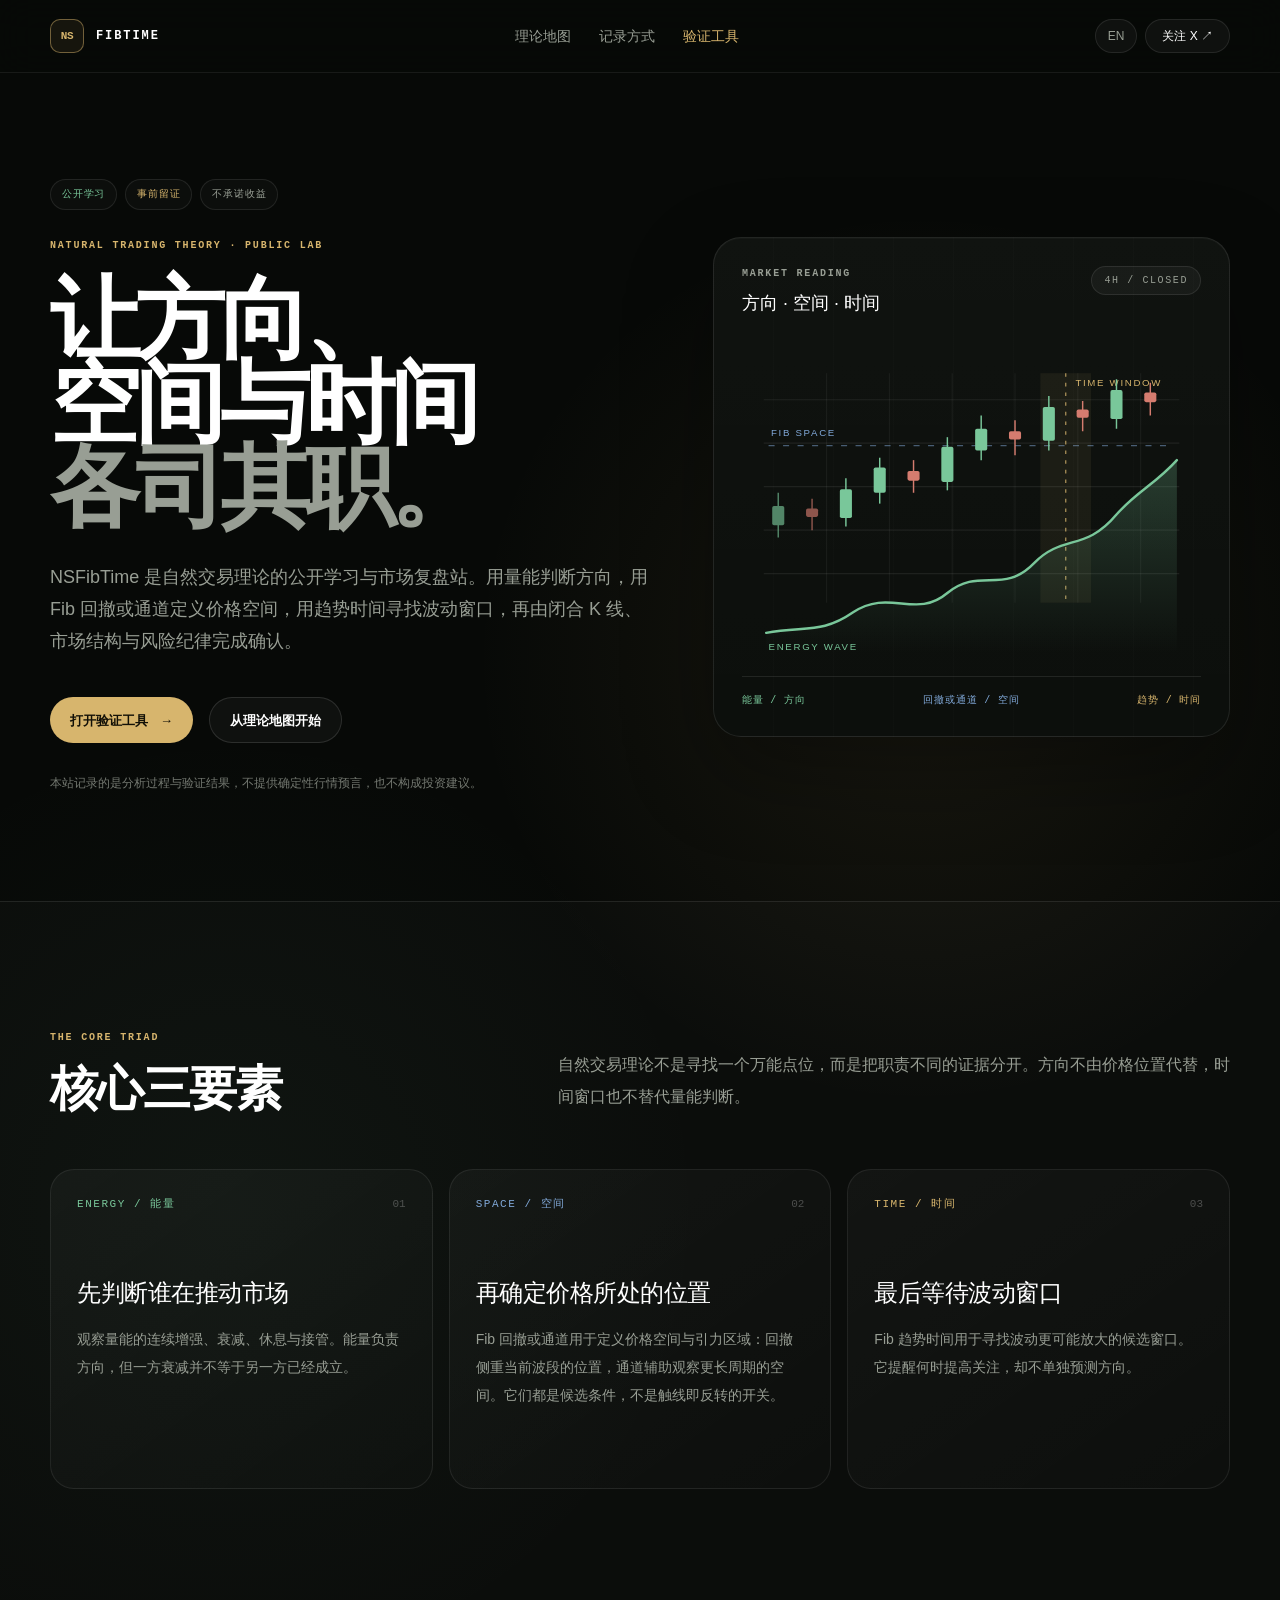
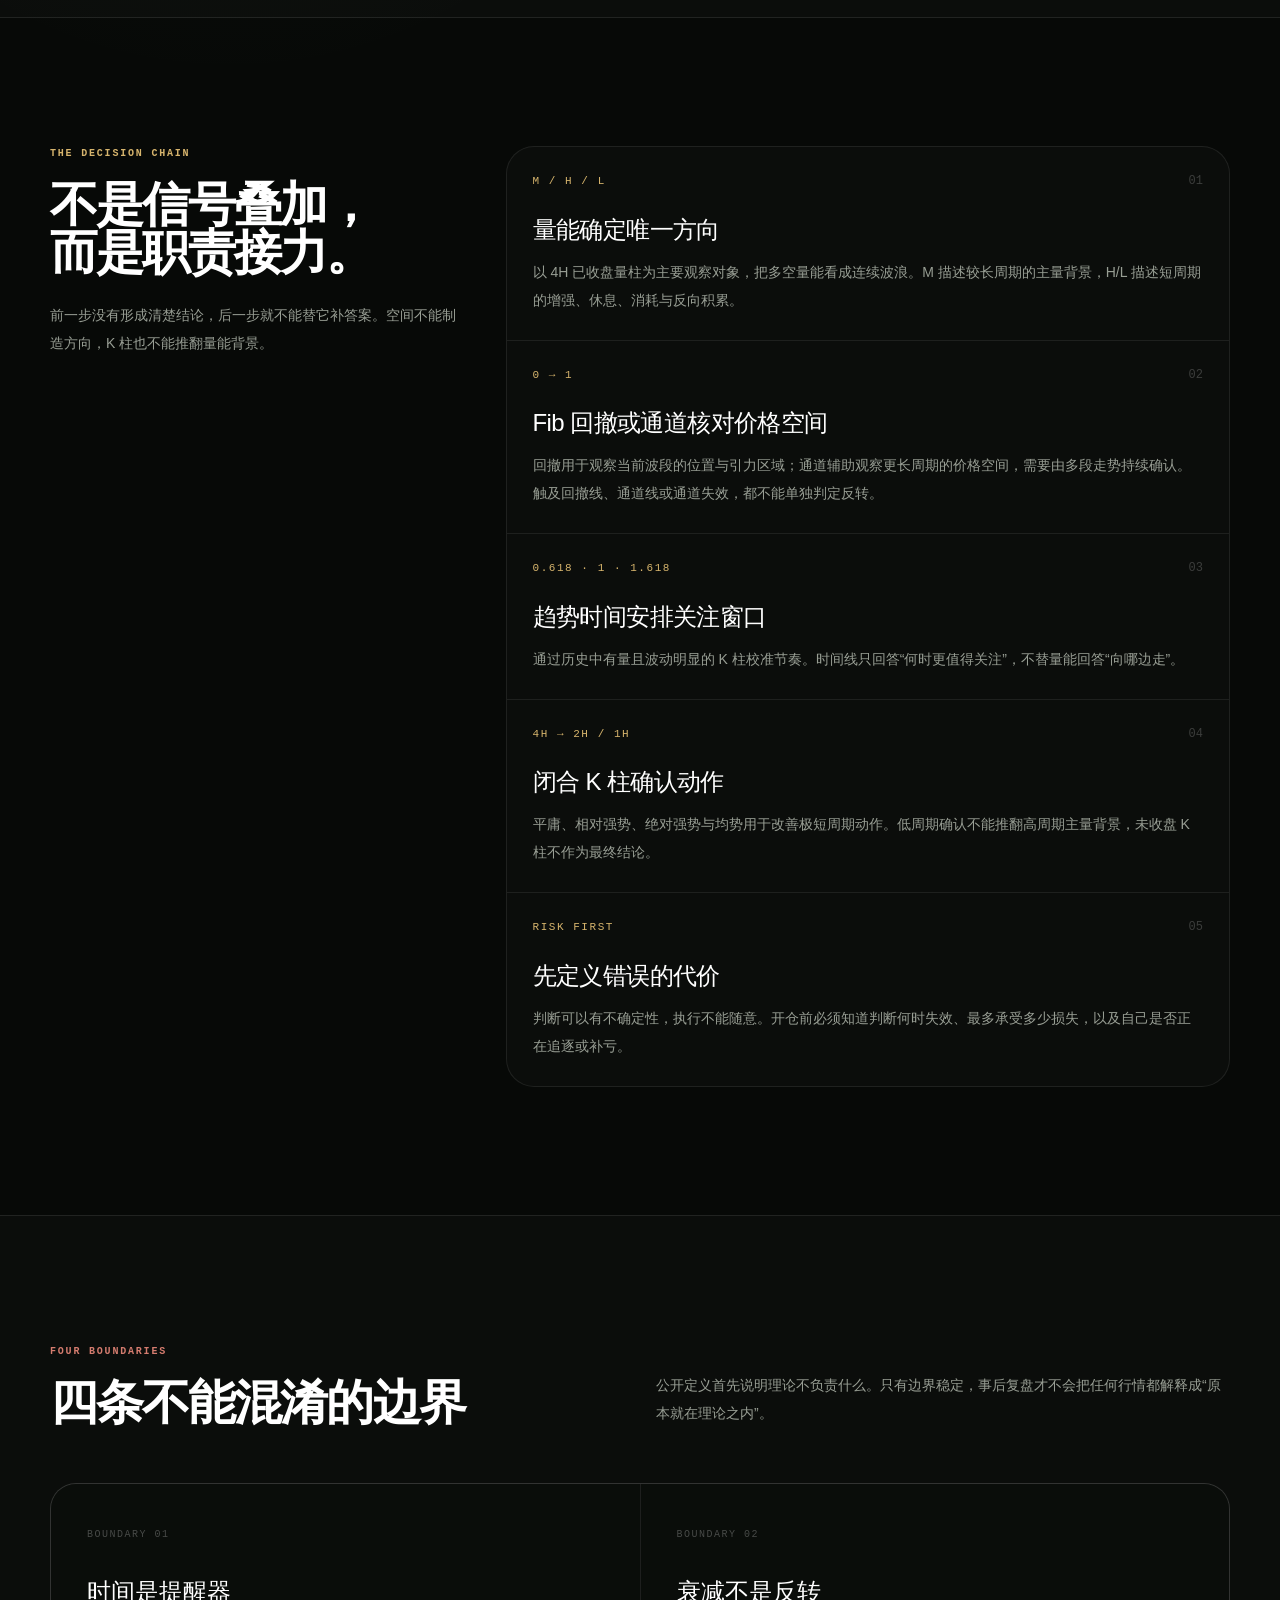
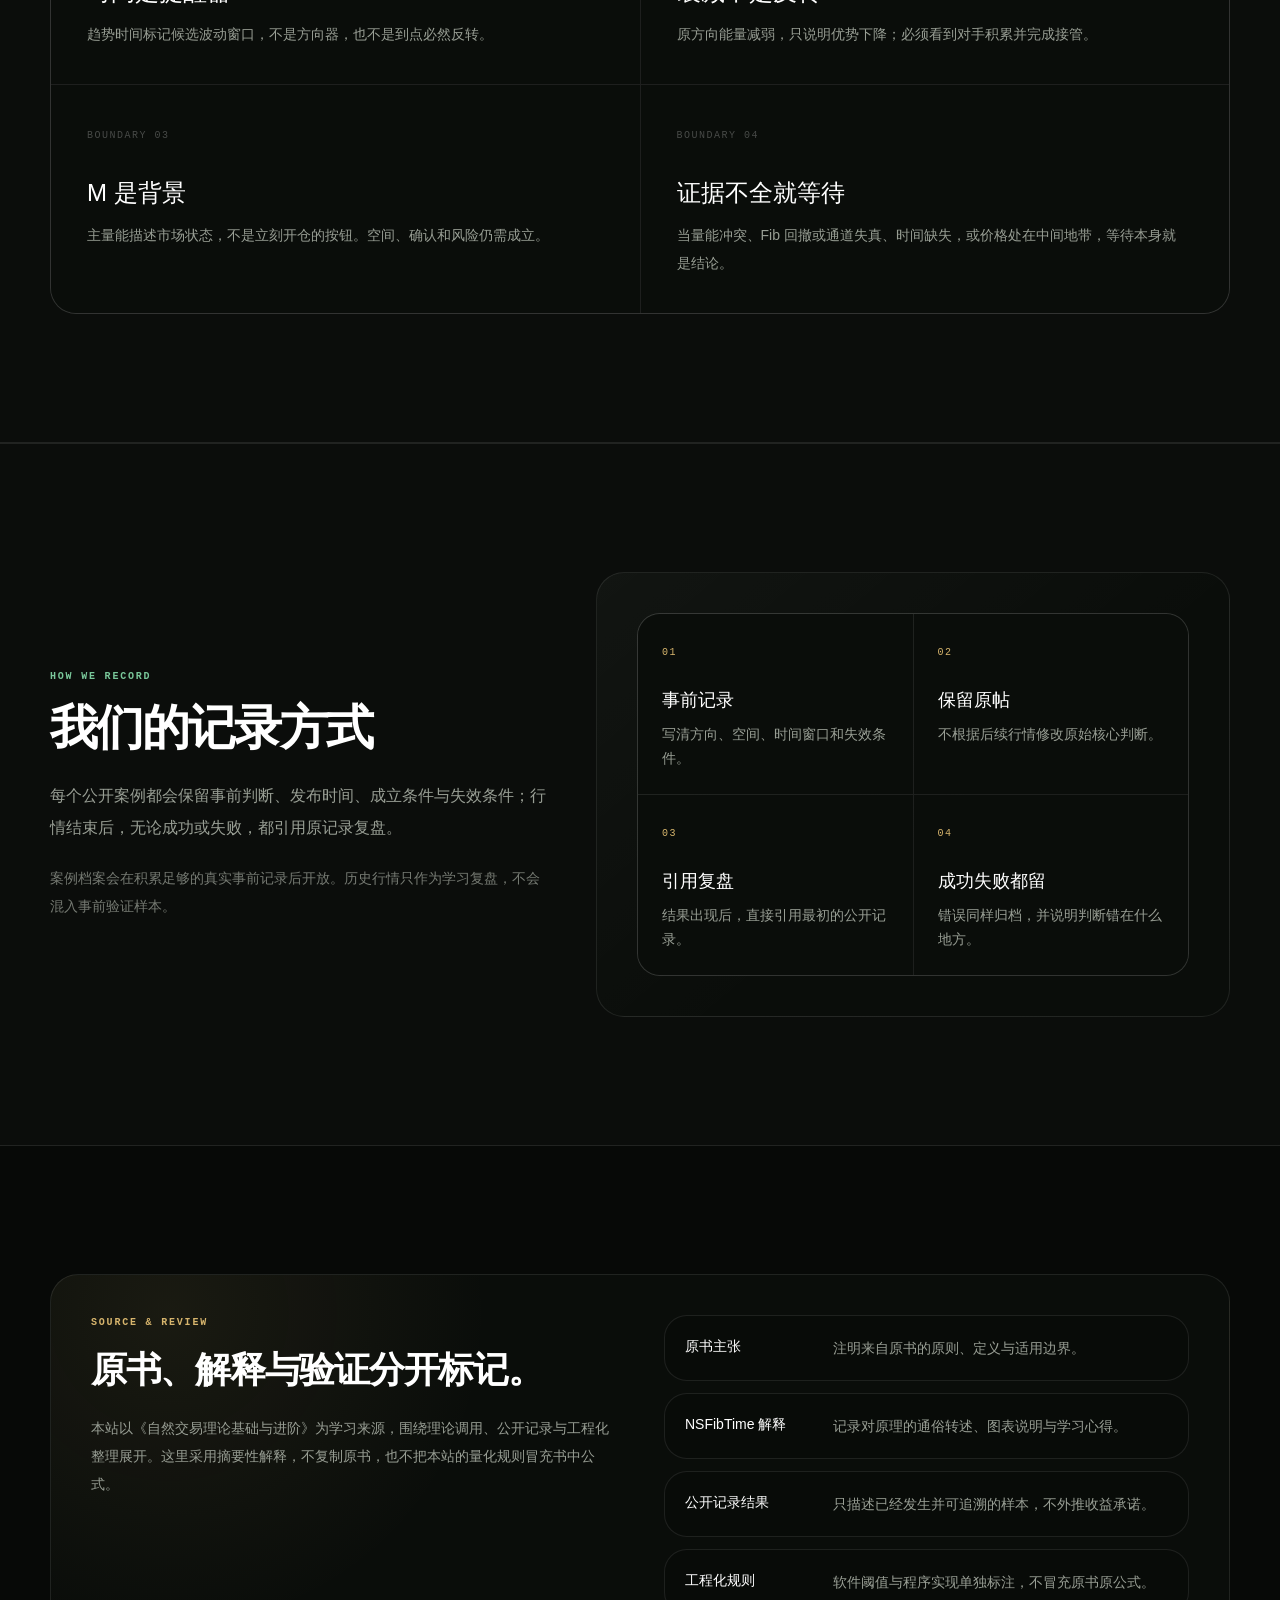
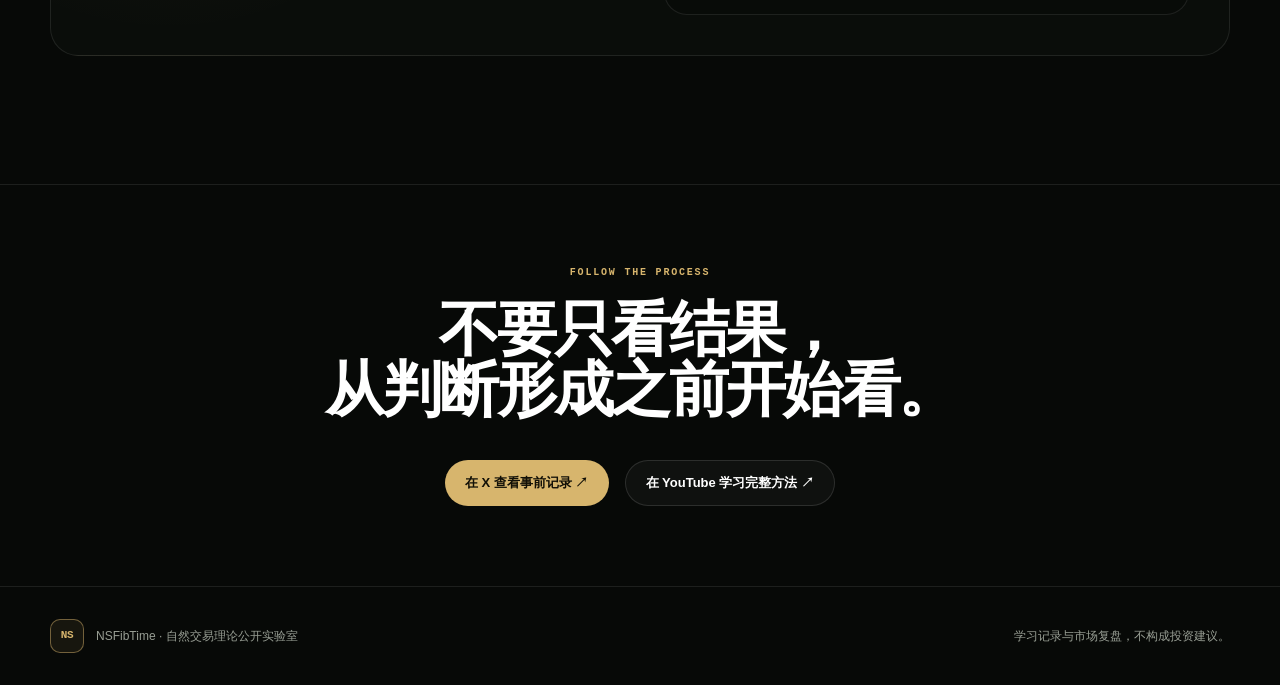
<file: index.html>
<!DOCTYPE html><html lang="zh-CN"><head><meta charSet="utf-8"/><meta name="viewport" content="width=device-width, initial-scale=1"/><link rel="stylesheet" href="/styles.css"/><title>NSFibTime｜自然交易理论公开实验室</title><meta name="description" content="用量能判断方向，用 Fib 回撤或通道定义价格空间，用趋势时间寻找波动窗口。公开记录有效与失效。"/><meta name="keywords" content="自然交易理论,Fib趋势时间,斐波那契回撤,斐波那契通道,量能,BTC,交易复盘"/><meta property="og:title" content="NSFibTime｜自然交易理论公开实验室"/><meta property="og:description" content="让方向、空间与时间各司其职。公开记录每一次有效与失效。"/><meta property="og:url" content="https://nsfibtime.github.io"/><meta property="og:site_name" content="NSFibTime"/><meta property="og:type" content="website"/><meta property="og:locale" content="zh_CN"/><meta property="og:image" content="https://nsfibtime.github.io/og.png"/><meta property="og:image:width" content="1200"/><meta property="og:image:height" content="630"/><meta property="og:image:alt" content="NSFibTime｜让方向、空间与时间各司其职"/><meta name="twitter:card" content="summary_large_image"/><meta name="twitter:title" content="NSFibTime｜自然交易理论公开实验室"/><meta name="twitter:description" content="让方向、空间与时间各司其职。公开记录每一次有效与失效。"/><meta name="twitter:image" content="https://nsfibtime.github.io/og.png"/><link rel="icon" href="/favicon.svg"/><link rel="canonical" href="https://nsfibtime.github.io"/><link rel="alternate" hrefLang="zh-CN" href="https://nsfibtime.github.io"/><link rel="alternate" hrefLang="en" href="https://nsfibtime.github.io/en"/>
<style>:root{--font-geist-sans:Inter,-apple-system,BlinkMacSystemFont,"Segoe UI",sans-serif;--font-geist-mono:"SFMono-Regular",Consolas,"Liberation Mono",monospace}</style><meta name="generator" content="GitHub Pages"/></head><body class="__variable_geist_19ysh9d __variable_geist_mono_1001rt9 antialiased"><main><header class="site-header"><div class="shell flex h-[72px] items-center justify-between gap-5"><a href="#top" class="flex items-center gap-3" aria-label="NSFibTime 首页"><span class="brand-mark">NS</span><span class="font-mono text-xs font-semibold tracking-[0.16em] text-white">FIBTIME</span></a><nav aria-label="主要导航" class="hidden items-center gap-7 text-sm text-[var(--muted-foreground)] md:flex"><a class="nav-link" href="#theory">理论地图</a><a class="nav-link" href="#verification">记录方式</a><a href="/lab" class="nav-link text-[var(--time)]">验证工具</a></nav><div class="flex items-center gap-2"><a href="/en" class="rounded-full border border-white/12 bg-white/[0.04] px-3 py-2 text-xs font-medium text-[var(--muted-foreground)] transition hover:border-[var(--time)]/50 hover:text-white" lang="en" hrefLang="en">EN</a><a class="rounded-full border border-white/12 bg-white/[0.04] px-4 py-2 text-xs font-medium text-white transition hover:border-[var(--time)]/50 hover:bg-white/[0.08]" href="https://x.com/NSFibTime" target="_blank" rel="noreferrer">关注 X ↗</a></div></div></header><section id="top" class="shell grid min-h-[calc(100vh-72px)] items-center gap-14 py-20 lg:grid-cols-[1.08fr_0.92fr] lg:py-24"><div class="max-w-3xl"><div class="mb-7 flex flex-wrap gap-2"><span class="status-pill border-[var(--energy)]/25 text-[var(--energy)]">公开学习</span><span class="status-pill border-[var(--time)]/25 text-[var(--time)]">事前留证</span><span class="status-pill border-white/10 text-[var(--muted-foreground)]">不承诺收益</span></div><p class="eyebrow text-[var(--time)]">NATURAL TRADING THEORY · PUBLIC LAB</p><h1 class="mt-6 text-balance text-[clamp(3rem,7vw,6.9rem)] font-semibold leading-[0.94] tracking-[-0.055em] text-white">让方向、空间与时间<span class="block text-[var(--muted-foreground)]">各司其职。</span></h1><p class="mt-8 max-w-2xl text-pretty text-base leading-8 text-[var(--muted-foreground)] sm:text-lg">NSFibTime 是自然交易理论的公开学习与市场复盘站。用量能判断方向，用 Fib 回撤或通道定义价格空间，用趋势时间寻找波动窗口，再由闭合 K 线、市场结构与风险纪律完成确认。</p><div class="mt-10 flex flex-wrap items-center gap-4"><a href="/lab" class="primary-cta">打开验证工具 <span aria-hidden="true">→</span></a><a class="secondary-cta" href="#theory">从理论地图开始</a></div><p class="mt-7 max-w-xl text-xs leading-6 text-[var(--muted-foreground)]/75">本站记录的是分析过程与验证结果，不提供确定性行情预言，也不构成投资建议。</p></div><figure class="signal-panel relative min-h-[430px] overflow-hidden rounded-[28px] border border-white/10 p-5 sm:p-7" aria-labelledby="signal-caption-zh"><div class="mb-8 flex items-start justify-between gap-4"><div><p class="eyebrow text-[var(--muted-foreground)]">MARKET READING</p><figcaption id="signal-caption-zh" class="mt-2 text-lg font-medium text-white">方向 · 空间 · 时间</figcaption></div><span class="rounded-full border border-white/10 bg-white/[0.04] px-3 py-1.5 font-mono text-[10px] tracking-[0.16em] text-[var(--muted-foreground)]">4H / CLOSED</span></div><svg viewBox="0 0 380 260" class="h-auto w-full"><title>量能、斐波那契价格空间和趋势时间各自提供不同证据</title><defs><linearGradient id="area-zh" x1="0" y1="0" x2="0" y2="1"><stop offset="0%" stop-color="var(--energy)" stop-opacity="0.24"></stop><stop offset="100%" stop-color="var(--energy)" stop-opacity="0"></stop></linearGradient></defs><line x1="18" y1="42" x2="362" y2="42" stroke="white" stroke-opacity="0.07"></line><line x1="18" y1="78" x2="362" y2="78" stroke="white" stroke-opacity="0.07"></line><line x1="18" y1="114" x2="362" y2="114" stroke="white" stroke-opacity="0.07"></line><line x1="18" y1="150" x2="362" y2="150" stroke="white" stroke-opacity="0.07"></line><line x1="18" y1="186" x2="362" y2="186" stroke="white" stroke-opacity="0.07"></line><line x1="70" y1="20" x2="70" y2="210" stroke="white" stroke-opacity="0.05"></line><line x1="122" y1="20" x2="122" y2="210" stroke="white" stroke-opacity="0.05"></line><line x1="174" y1="20" x2="174" y2="210" stroke="white" stroke-opacity="0.05"></line><line x1="226" y1="20" x2="226" y2="210" stroke="white" stroke-opacity="0.05"></line><line x1="278" y1="20" x2="278" y2="210" stroke="white" stroke-opacity="0.05"></line><line x1="330" y1="20" x2="330" y2="210" stroke="white" stroke-opacity="0.05"></line><line x1="22" y1="80" x2="358" y2="80" stroke="var(--space)" stroke-opacity="0.5" stroke-dasharray="5 7"></line><text x="24" y="72" fill="var(--space)" font-size="8" letter-spacing="1.4">FIB SPACE</text><rect x="247" y="20" width="42" height="190" fill="var(--time)" opacity="0.07"></rect><line x1="268" y1="20" x2="268" y2="210" stroke="var(--time)" stroke-opacity="0.8" stroke-dasharray="3 5"></line><text x="276" y="31" fill="var(--time)" font-size="8" letter-spacing="1.4">TIME WINDOW</text><g opacity="0.64"><line x1="30" y1="119" x2="30" y2="156" stroke="var(--energy)" stroke-width="1.2"></line><rect x="25" y="130" width="10" height="16" rx="1.5" fill="var(--energy)"></rect></g><g opacity="0.64"><line x1="58" y1="124" x2="58" y2="150" stroke="var(--risk)" stroke-width="1.2"></line><rect x="53" y="132" width="10" height="7" rx="1.5" fill="var(--risk)"></rect></g><g opacity="1"><line x1="86" y1="107" x2="86" y2="147" stroke="var(--energy)" stroke-width="1.2"></line><rect x="81" y="116" width="10" height="24" rx="1.5" fill="var(--energy)"></rect></g><g opacity="1"><line x1="114" y1="90" x2="114" y2="128" stroke="var(--energy)" stroke-width="1.2"></line><rect x="109" y="98" width="10" height="21" rx="1.5" fill="var(--energy)"></rect></g><g opacity="1"><line x1="142" y1="92" x2="142" y2="119" stroke="var(--risk)" stroke-width="1.2"></line><rect x="137" y="101" width="10" height="8" rx="1.5" fill="var(--risk)"></rect></g><g opacity="1"><line x1="170" y1="73" x2="170" y2="117" stroke="var(--energy)" stroke-width="1.2"></line><rect x="165" y="81" width="10" height="29" rx="1.5" fill="var(--energy)"></rect></g><g opacity="1"><line x1="198" y1="55" x2="198" y2="92" stroke="var(--energy)" stroke-width="1.2"></line><rect x="193" y="66" width="10" height="18" rx="1.5" fill="var(--energy)"></rect></g><g opacity="1"><line x1="226" y1="59" x2="226" y2="88" stroke="var(--risk)" stroke-width="1.2"></line><rect x="221" y="68" width="10" height="7" rx="1.5" fill="var(--risk)"></rect></g><g opacity="1"><line x1="254" y1="39" x2="254" y2="84" stroke="var(--energy)" stroke-width="1.2"></line><rect x="249" y="48" width="10" height="28" rx="1.5" fill="var(--energy)"></rect></g><g opacity="1"><line x1="282" y1="43" x2="282" y2="68" stroke="var(--risk)" stroke-width="1.2"></line><rect x="277" y="50" width="10" height="7" rx="1.5" fill="var(--risk)"></rect></g><g opacity="1"><line x1="310" y1="25" x2="310" y2="66" stroke="var(--energy)" stroke-width="1.2"></line><rect x="305" y="34" width="10" height="24" rx="1.5" fill="var(--energy)"></rect></g><g opacity="1"><line x1="338" y1="28" x2="338" y2="55" stroke="var(--risk)" stroke-width="1.2"></line><rect x="333" y="36" width="10" height="8" rx="1.5" fill="var(--risk)"></rect></g><path d="M20 235 C52 229 66 236 92 218 C122 198 144 224 170 202 C197 180 216 204 242 177 C266 153 284 168 310 137 C328 117 342 112 360 92 L360 252 L20 252 Z" fill="url(#area-zh)"></path><path d="M20 235 C52 229 66 236 92 218 C122 198 144 224 170 202 C197 180 216 204 242 177 C266 153 284 168 310 137 C328 117 342 112 360 92" fill="none" stroke="var(--energy)" stroke-width="2" stroke-linecap="round"></path><text x="22" y="249" fill="var(--energy)" font-size="8" letter-spacing="1.4">ENERGY WAVE</text></svg><div class="mt-3 grid grid-cols-3 gap-2 border-t border-white/8 pt-4 font-mono text-[10px] tracking-[0.08em]"><span class="text-[var(--energy)]">能量 / 方向</span><span class="text-center text-[var(--space)]">回撤或通道 / 空间</span><span class="text-right text-[var(--time)]">趋势 / 时间</span></div></figure></section><section id="theory" class="border-y border-white/8 bg-white/[0.018] py-24 sm:py-32"><div class="shell"><div class="grid gap-8 lg:grid-cols-[0.8fr_1.2fr] lg:items-end"><div><p class="eyebrow text-[var(--time)]">THE CORE TRIAD</p><h2 class="mt-5 text-4xl font-semibold tracking-[-0.035em] text-white sm:text-5xl">核心三要素</h2></div><p class="max-w-2xl text-base leading-8 text-[var(--muted-foreground)] lg:justify-self-end">自然交易理论不是寻找一个万能点位，而是把职责不同的证据分开。方向不由价格位置代替，时间窗口也不替代量能判断。</p></div><div class="mt-14 grid gap-4 lg:grid-cols-3"><article class="theory-card"><div class="flex items-center justify-between"><span class="font-mono text-[11px] tracking-[0.14em] text-[var(--energy)]">ENERGY / 能量</span><span class="font-mono text-[11px] text-white/25">01</span></div><h3 class="mt-16 text-2xl font-medium tracking-[-0.02em] text-white">先判断谁在推动市场</h3><p class="mt-4 text-sm leading-7 text-[var(--muted-foreground)]">观察量能的连续增强、衰减、休息与接管。能量负责方向，但一方衰减并不等于另一方已经成立。</p></article><article class="theory-card"><div class="flex items-center justify-between"><span class="font-mono text-[11px] tracking-[0.14em] text-[var(--space)]">SPACE / 空间</span><span class="font-mono text-[11px] text-white/25">02</span></div><h3 class="mt-16 text-2xl font-medium tracking-[-0.02em] text-white">再确定价格所处的位置</h3><p class="mt-4 text-sm leading-7 text-[var(--muted-foreground)]">Fib 回撤或通道用于定义价格空间与引力区域：回撤侧重当前波段的位置，通道辅助观察更长周期的空间。它们都是候选条件，不是触线即反转的开关。</p></article><article class="theory-card"><div class="flex items-center justify-between"><span class="font-mono text-[11px] tracking-[0.14em] text-[var(--time)]">TIME / 时间</span><span class="font-mono text-[11px] text-white/25">03</span></div><h3 class="mt-16 text-2xl font-medium tracking-[-0.02em] text-white">最后等待波动窗口</h3><p class="mt-4 text-sm leading-7 text-[var(--muted-foreground)]">Fib 趋势时间用于寻找波动更可能放大的候选窗口。它提醒何时提高关注，却不单独预测方向。</p></article></div></div></section><section class="py-24 sm:py-32"><div class="shell"><div class="grid gap-12 lg:grid-cols-[0.72fr_1.28fr]"><div class="lg:sticky lg:top-28 lg:self-start"><p class="eyebrow text-[var(--time)]">THE DECISION CHAIN</p><h2 class="mt-5 max-w-sm text-4xl font-semibold tracking-[-0.04em] text-white sm:text-5xl">不是信号叠加，<br/>而是职责接力。</h2><p class="mt-6 max-w-md text-sm leading-7 text-[var(--muted-foreground)]">前一步没有形成清楚结论，后一步就不能替它补答案。空间不能制造方向，K 柱也不能推翻量能背景。</p></div><ol class="workflow-list"><li class="workflow-step"><div class="flex items-center justify-between gap-4"><span class="font-mono text-[11px] tracking-[0.14em] text-[var(--time)]">M / H / L</span><span class="font-mono text-xs text-white/20">0<!-- -->1</span></div><h3 class="mt-6 text-2xl font-medium tracking-[-0.025em] text-white">量能确定唯一方向</h3><p class="mt-3 max-w-2xl text-sm leading-7 text-[var(--muted-foreground)]">以 4H 已收盘量柱为主要观察对象，把多空量能看成连续波浪。M 描述较长周期的主量背景，H/L 描述短周期的增强、休息、消耗与反向积累。</p></li><li class="workflow-step"><div class="flex items-center justify-between gap-4"><span class="font-mono text-[11px] tracking-[0.14em] text-[var(--time)]">0 → 1</span><span class="font-mono text-xs text-white/20">0<!-- -->2</span></div><h3 class="mt-6 text-2xl font-medium tracking-[-0.025em] text-white">Fib 回撤或通道核对价格空间</h3><p class="mt-3 max-w-2xl text-sm leading-7 text-[var(--muted-foreground)]">回撤用于观察当前波段的位置与引力区域；通道辅助观察更长周期的价格空间，需要由多段走势持续确认。触及回撤线、通道线或通道失效，都不能单独判定反转。</p></li><li class="workflow-step"><div class="flex items-center justify-between gap-4"><span class="font-mono text-[11px] tracking-[0.14em] text-[var(--time)]">0.618 · 1 · 1.618</span><span class="font-mono text-xs text-white/20">0<!-- -->3</span></div><h3 class="mt-6 text-2xl font-medium tracking-[-0.025em] text-white">趋势时间安排关注窗口</h3><p class="mt-3 max-w-2xl text-sm leading-7 text-[var(--muted-foreground)]">通过历史中有量且波动明显的 K 柱校准节奏。时间线只回答“何时更值得关注”，不替量能回答“向哪边走”。</p></li><li class="workflow-step"><div class="flex items-center justify-between gap-4"><span class="font-mono text-[11px] tracking-[0.14em] text-[var(--time)]">4H → 2H / 1H</span><span class="font-mono text-xs text-white/20">0<!-- -->4</span></div><h3 class="mt-6 text-2xl font-medium tracking-[-0.025em] text-white">闭合 K 柱确认动作</h3><p class="mt-3 max-w-2xl text-sm leading-7 text-[var(--muted-foreground)]">平庸、相对强势、绝对强势与均势用于改善极短周期动作。低周期确认不能推翻高周期主量背景，未收盘 K 柱不作为最终结论。</p></li><li class="workflow-step"><div class="flex items-center justify-between gap-4"><span class="font-mono text-[11px] tracking-[0.14em] text-[var(--time)]">RISK FIRST</span><span class="font-mono text-xs text-white/20">0<!-- -->5</span></div><h3 class="mt-6 text-2xl font-medium tracking-[-0.025em] text-white">先定义错误的代价</h3><p class="mt-3 max-w-2xl text-sm leading-7 text-[var(--muted-foreground)]">判断可以有不确定性，执行不能随意。开仓前必须知道判断何时失效、最多承受多少损失，以及自己是否正在追逐或补亏。</p></li></ol></div></div></section><section class="border-y border-white/8 bg-white/[0.018] py-24 sm:py-32"><div class="shell"><div class="grid gap-8 lg:grid-cols-[1fr_1fr] lg:items-end"><div><p class="eyebrow text-[var(--risk)]">FOUR BOUNDARIES</p><h2 class="mt-5 text-4xl font-semibold tracking-[-0.04em] text-white sm:text-5xl">四条不能混淆的边界</h2></div><p class="max-w-xl text-sm leading-7 text-[var(--muted-foreground)] lg:justify-self-end">公开定义首先说明理论不负责什么。只有边界稳定，事后复盘才不会把任何行情都解释成“原本就在理论之内”。</p></div><div class="mt-14 grid gap-px overflow-hidden rounded-[26px] border border-white/8 bg-white/8 md:grid-cols-2"><article class="bg-[#0a0d0a] p-7 sm:p-9"><span class="font-mono text-[10px] tracking-[0.15em] text-white/25">BOUNDARY 0<!-- -->1</span><h3 class="mt-8 text-2xl font-medium text-white">时间是提醒器</h3><p class="mt-3 max-w-lg text-sm leading-7 text-[var(--muted-foreground)]">趋势时间标记候选波动窗口，不是方向器，也不是到点必然反转。</p></article><article class="bg-[#0a0d0a] p-7 sm:p-9"><span class="font-mono text-[10px] tracking-[0.15em] text-white/25">BOUNDARY 0<!-- -->2</span><h3 class="mt-8 text-2xl font-medium text-white">衰减不是反转</h3><p class="mt-3 max-w-lg text-sm leading-7 text-[var(--muted-foreground)]">原方向能量减弱，只说明优势下降；必须看到对手积累并完成接管。</p></article><article class="bg-[#0a0d0a] p-7 sm:p-9"><span class="font-mono text-[10px] tracking-[0.15em] text-white/25">BOUNDARY 0<!-- -->3</span><h3 class="mt-8 text-2xl font-medium text-white">M 是背景</h3><p class="mt-3 max-w-lg text-sm leading-7 text-[var(--muted-foreground)]">主量能描述市场状态，不是立刻开仓的按钮。空间、确认和风险仍需成立。</p></article><article class="bg-[#0a0d0a] p-7 sm:p-9"><span class="font-mono text-[10px] tracking-[0.15em] text-white/25">BOUNDARY 0<!-- -->4</span><h3 class="mt-8 text-2xl font-medium text-white">证据不全就等待</h3><p class="mt-3 max-w-lg text-sm leading-7 text-[var(--muted-foreground)]">当量能冲突、Fib 回撤或通道失真、时间缺失，或价格处在中间地带，等待本身就是结论。</p></article></div></div></section><section id="verification" class="scroll-mt-20 border-y border-white/8 bg-white/[0.018] py-24 sm:py-32"><div class="shell grid gap-12 lg:grid-cols-[0.88fr_1.12fr] lg:items-center"><div><p class="eyebrow text-[var(--energy)]">HOW WE RECORD</p><h2 class="mt-5 text-4xl font-semibold tracking-[-0.04em] text-white sm:text-5xl">我们的记录方式</h2><p class="mt-7 max-w-xl text-base leading-8 text-[var(--muted-foreground)]">每个公开案例都会保留事前判断、发布时间、成立条件与失效条件；行情结束后，无论成功或失败，都引用原记录复盘。</p><p class="mt-5 max-w-xl text-sm leading-7 text-[var(--muted-foreground)]/75">案例档案会在积累足够的真实事前记录后开放。历史行情只作为学习复盘，不会混入事前验证样本。</p></div><div class="protocol-panel"><div class="grid gap-px overflow-hidden rounded-2xl border border-white/8 bg-white/8 sm:grid-cols-2"><div class="bg-[#0a0d0a] p-6"><span class="font-mono text-[10px] tracking-[0.15em] text-[var(--time)]">01</span><h3 class="mt-6 text-lg font-medium text-white">事前记录</h3><p class="mt-2 text-sm leading-6 text-[var(--muted-foreground)]">写清方向、空间、时间窗口和失效条件。</p></div><div class="bg-[#0a0d0a] p-6"><span class="font-mono text-[10px] tracking-[0.15em] text-[var(--time)]">02</span><h3 class="mt-6 text-lg font-medium text-white">保留原帖</h3><p class="mt-2 text-sm leading-6 text-[var(--muted-foreground)]">不根据后续行情修改原始核心判断。</p></div><div class="bg-[#0a0d0a] p-6"><span class="font-mono text-[10px] tracking-[0.15em] text-[var(--time)]">03</span><h3 class="mt-6 text-lg font-medium text-white">引用复盘</h3><p class="mt-2 text-sm leading-6 text-[var(--muted-foreground)]">结果出现后，直接引用最初的公开记录。</p></div><div class="bg-[#0a0d0a] p-6"><span class="font-mono text-[10px] tracking-[0.15em] text-[var(--time)]">04</span><h3 class="mt-6 text-lg font-medium text-white">成功失败都留</h3><p class="mt-2 text-sm leading-6 text-[var(--muted-foreground)]">错误同样归档，并说明判断错在什么地方。</p></div></div></div></div></section><section class="py-24 sm:py-32"><div class="shell"><div class="source-card grid gap-12 lg:grid-cols-[1fr_1fr]"><div><p class="eyebrow text-[var(--time)]">SOURCE &amp; REVIEW</p><h2 class="mt-5 text-3xl font-semibold tracking-[-0.035em] text-white sm:text-4xl">原书、解释与验证分开标记。</h2><p class="mt-6 max-w-xl text-sm leading-7 text-[var(--muted-foreground)]">本站以《自然交易理论基础与进阶》为学习来源，围绕理论调用、公开记录与工程化整理展开。这里采用摘要性解释，不复制原书，也不把本站的量化规则冒充书中公式。</p></div><div class="grid gap-3"><div class="grid gap-2 rounded-2xl border border-white/8 bg-black/15 p-5 sm:grid-cols-[128px_1fr] sm:gap-5"><span class="text-sm font-medium text-white">原书主张</span><span class="text-sm leading-6 text-[var(--muted-foreground)]">注明来自原书的原则、定义与适用边界。</span></div><div class="grid gap-2 rounded-2xl border border-white/8 bg-black/15 p-5 sm:grid-cols-[128px_1fr] sm:gap-5"><span class="text-sm font-medium text-white">NSFibTime 解释</span><span class="text-sm leading-6 text-[var(--muted-foreground)]">记录对原理的通俗转述、图表说明与学习心得。</span></div><div class="grid gap-2 rounded-2xl border border-white/8 bg-black/15 p-5 sm:grid-cols-[128px_1fr] sm:gap-5"><span class="text-sm font-medium text-white">公开记录结果</span><span class="text-sm leading-6 text-[var(--muted-foreground)]">只描述已经发生并可追溯的样本，不外推收益承诺。</span></div><div class="grid gap-2 rounded-2xl border border-white/8 bg-black/15 p-5 sm:grid-cols-[128px_1fr] sm:gap-5"><span class="text-sm font-medium text-white">工程化规则</span><span class="text-sm leading-6 text-[var(--muted-foreground)]">软件阈值与程序实现单独标注，不冒充原书原公式。</span></div></div></div></div></section><section class="border-t border-white/8 py-20"><div class="shell text-center"><p class="eyebrow text-[var(--time)]">FOLLOW THE PROCESS</p><h2 class="mx-auto mt-5 max-w-3xl text-4xl font-semibold tracking-[-0.045em] text-white sm:text-6xl">不要只看结果，<br/>从判断形成之前开始看。</h2><div class="mt-10 flex flex-wrap justify-center gap-4"><a class="primary-cta" href="https://x.com/NSFibTime" target="_blank" rel="noreferrer">在 X 查看事前记录 ↗</a><a class="secondary-cta" href="https://www.youtube.com/@NSFibTime" target="_blank" rel="noreferrer">在 YouTube 学习完整方法 ↗</a></div></div></section><footer class="border-t border-white/8 py-8"><div class="shell flex flex-col gap-4 text-xs text-[var(--muted-foreground)] sm:flex-row sm:items-center sm:justify-between"><div class="flex items-center gap-3"><span class="brand-mark">NS</span><span>NSFibTime · 自然交易理论公开实验室</span></div><p>学习记录与市场复盘，不构成投资建议。</p></div></footer></main></body></html>
</file>
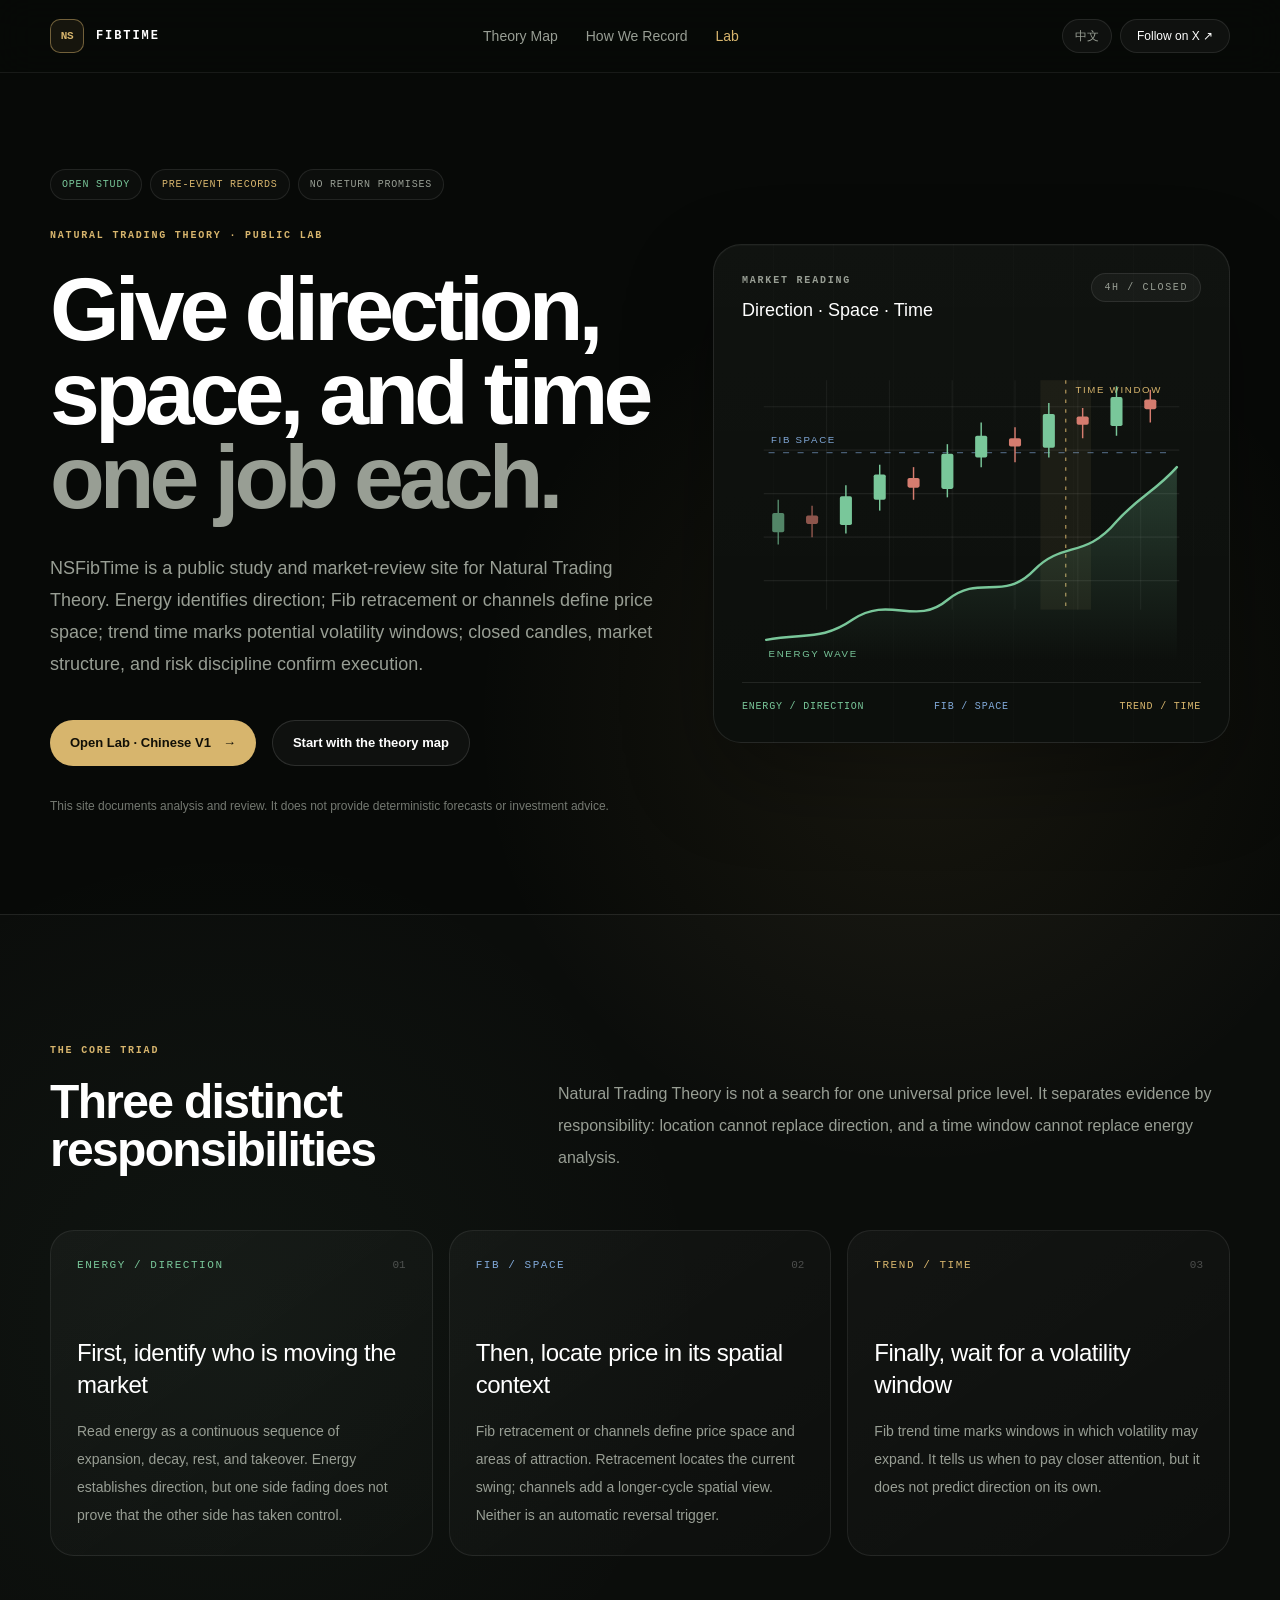
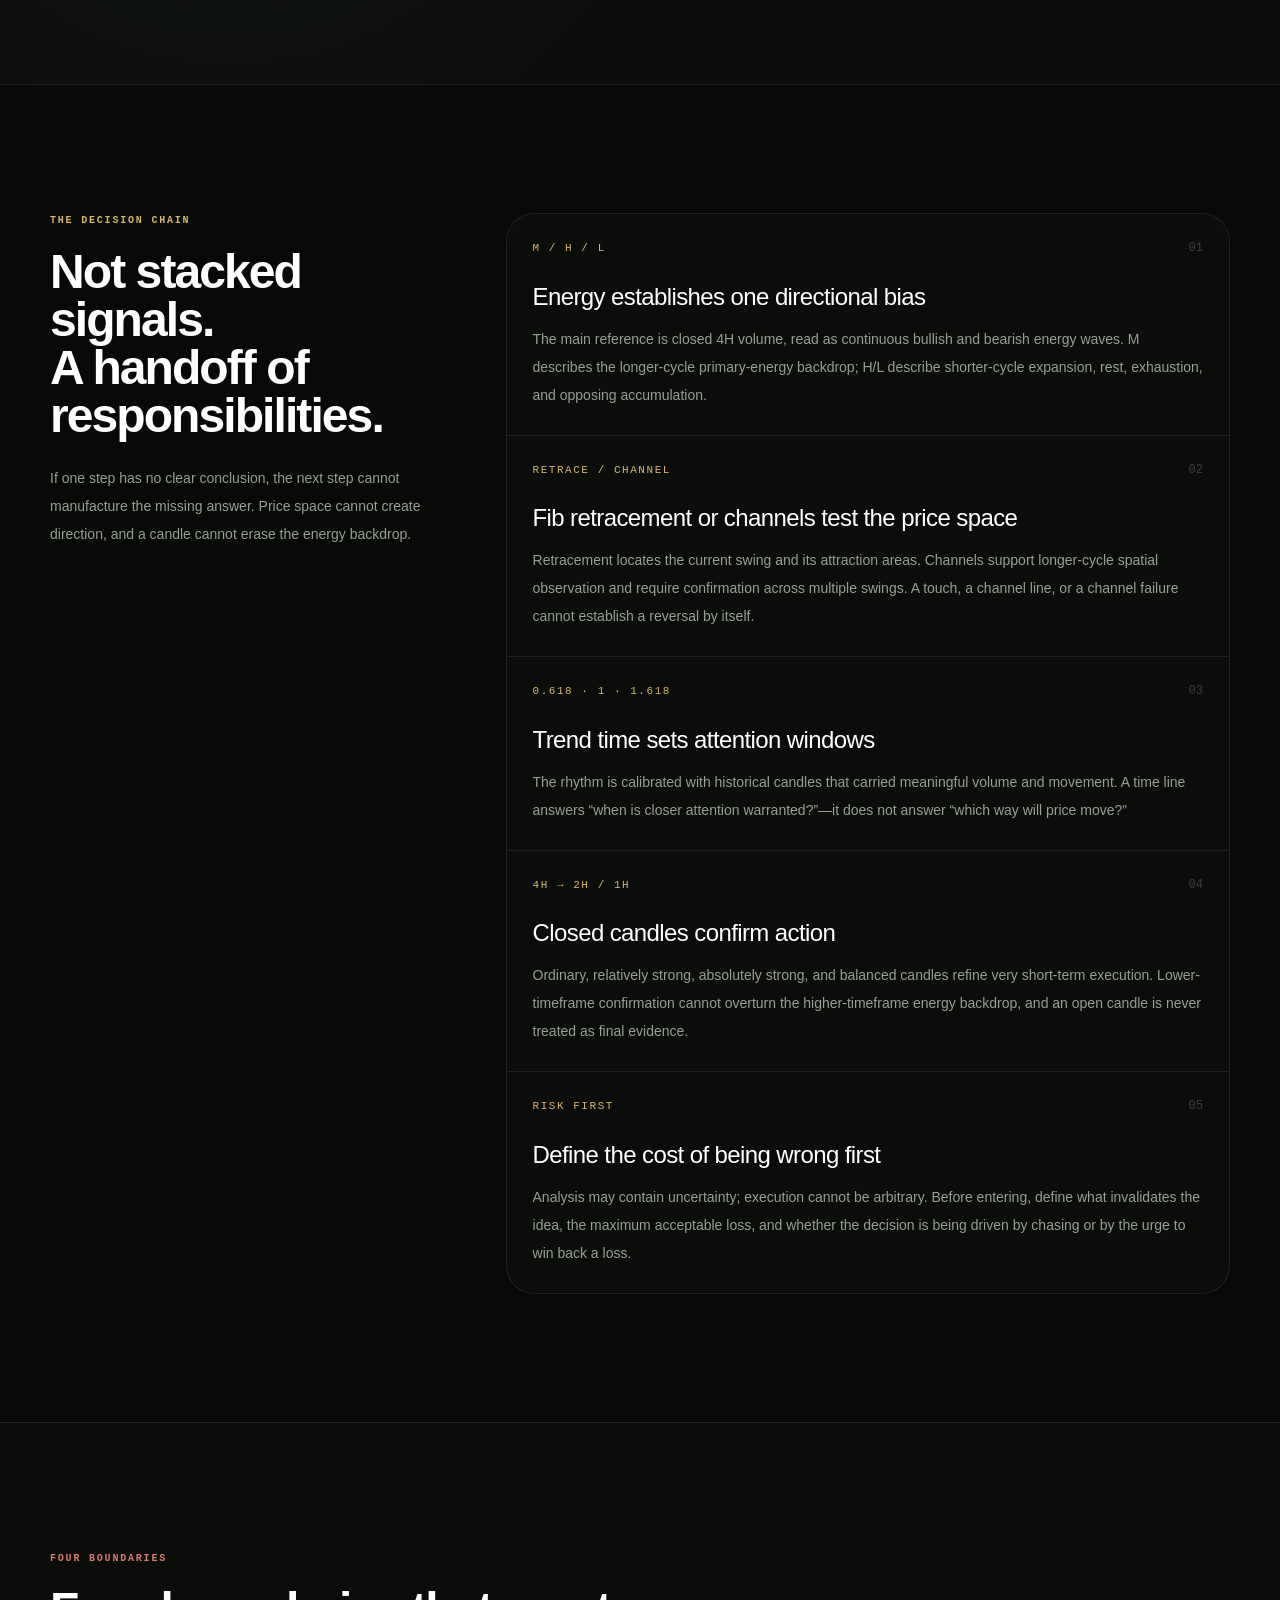
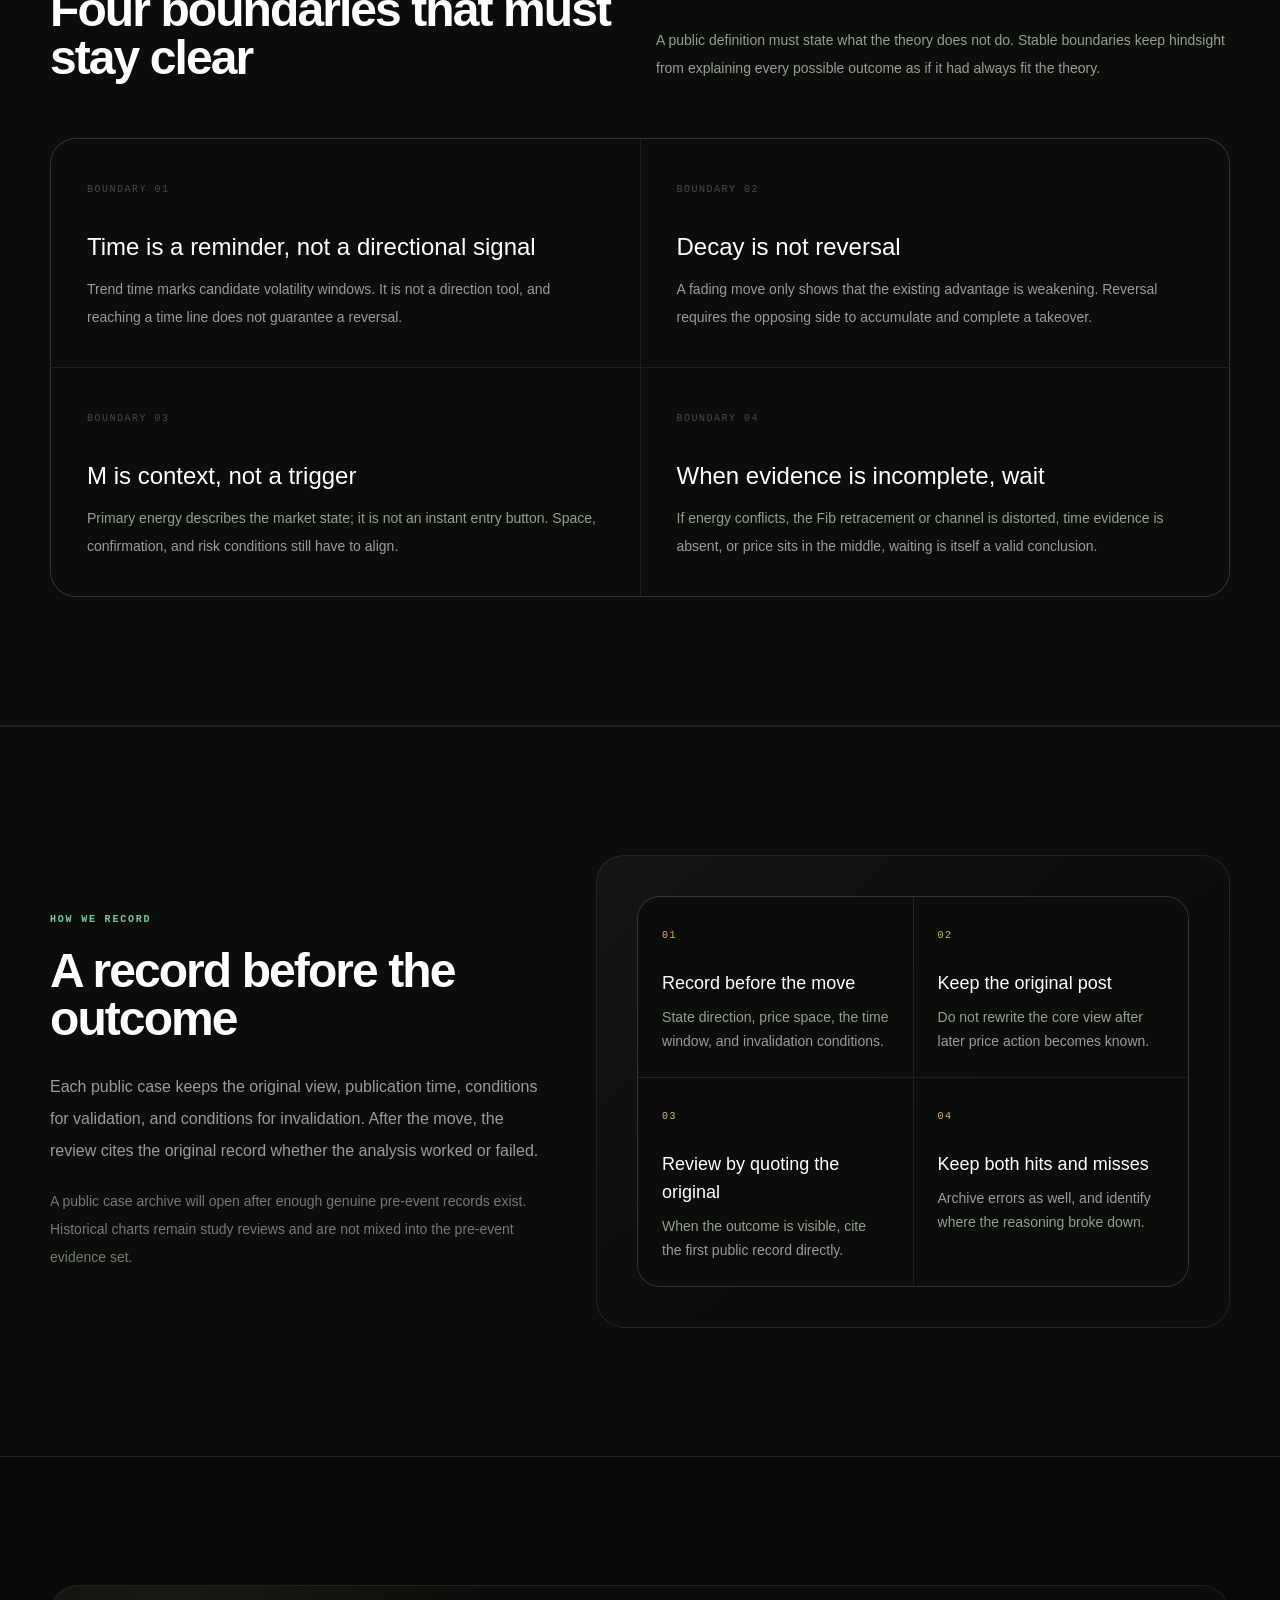
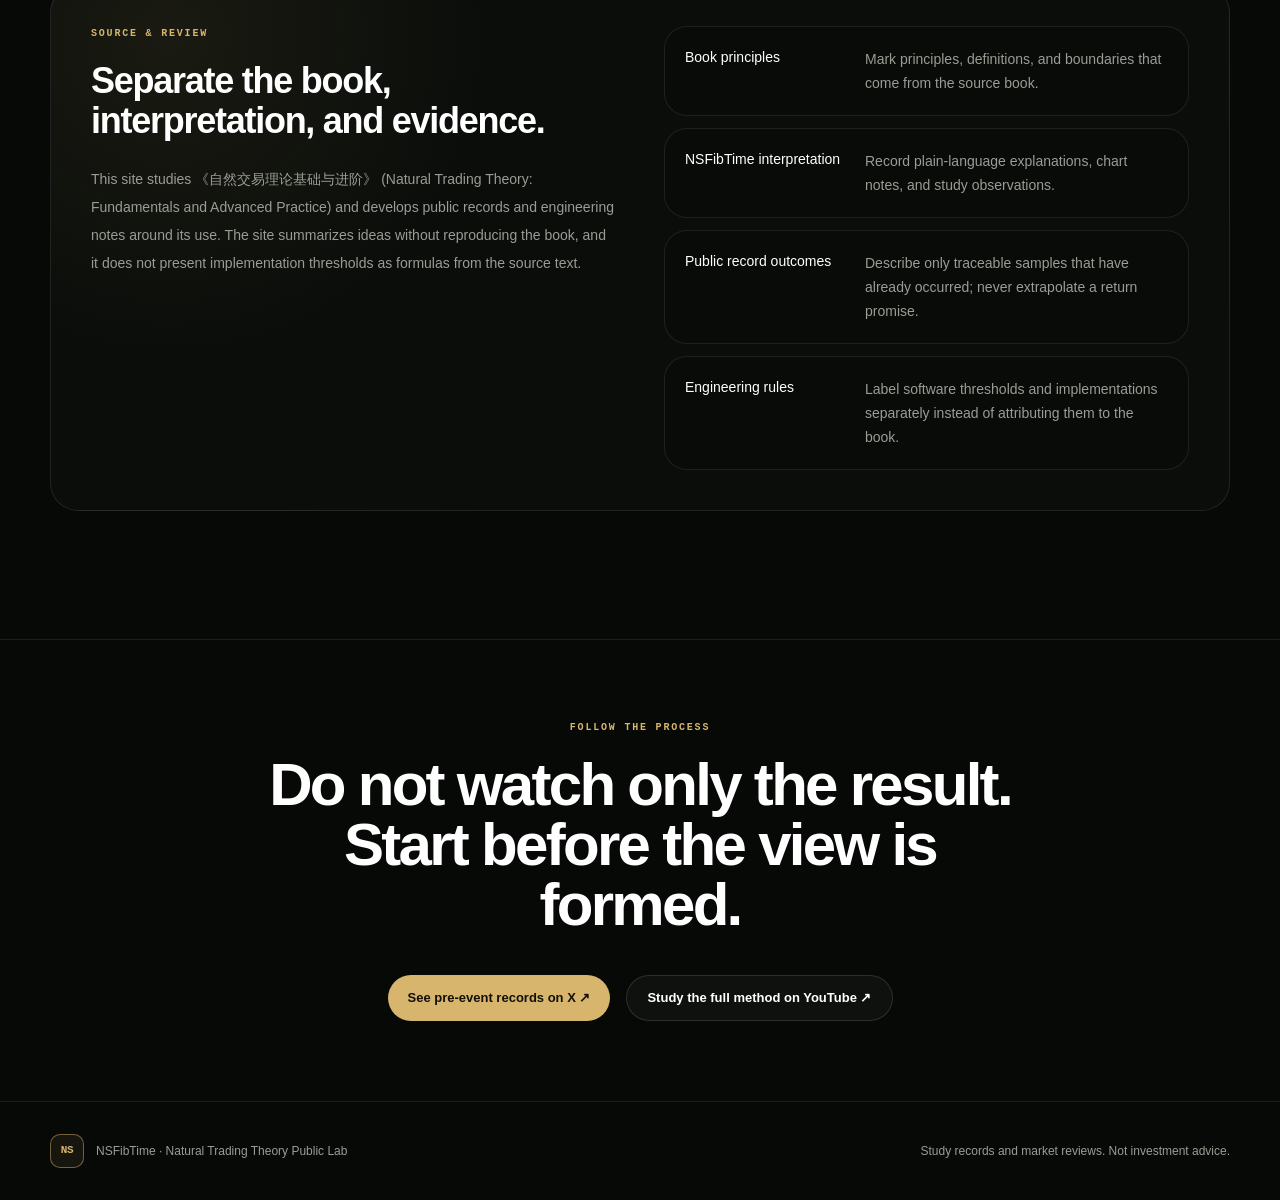
<file: en/index.html>
<!DOCTYPE html><html lang="en"><head><meta charSet="utf-8"/><meta name="viewport" content="width=device-width, initial-scale=1"/><link rel="stylesheet" href="/styles.css"/><title>Natural Trading Theory Public Lab｜NSFibTime</title><meta name="description" content="Energy for direction, Fib retracement or channels for price space, and trend time for potential volatility windows. Public records include both validation and failure."/><meta name="keywords" content="Natural Trading Theory,Fibonacci retracement,Fibonacci channel,trend time,volume analysis,BTC market review"/><meta property="og:title" content="NSFibTime | Natural Trading Theory Public Lab"/><meta property="og:description" content="Direction, space, and time—each with one job. Public records include both hits and misses."/><meta property="og:url" content="https://nsfibtime.github.io/en"/><meta property="og:site_name" content="NSFibTime"/><meta property="og:type" content="website"/><meta property="og:locale" content="en_US"/><meta property="og:image" content="https://nsfibtime.github.io/og-en.png"/><meta property="og:image:width" content="1200"/><meta property="og:image:height" content="630"/><meta property="og:image:alt" content="NSFibTime | Direction, space, and time—each with one job"/><meta name="twitter:card" content="summary_large_image"/><meta name="twitter:title" content="NSFibTime | Natural Trading Theory Public Lab"/><meta name="twitter:description" content="Direction, space, and time—each with one job. Public records include both hits and misses."/><meta name="twitter:image" content="https://nsfibtime.github.io/og-en.png"/><link rel="icon" href="/favicon.svg"/><link rel="canonical" href="https://nsfibtime.github.io/en"/><link rel="alternate" hrefLang="zh-CN" href="https://nsfibtime.github.io"/><link rel="alternate" hrefLang="en" href="https://nsfibtime.github.io/en"/>
<style>:root{--font-geist-sans:Inter,-apple-system,BlinkMacSystemFont,"Segoe UI",sans-serif;--font-geist-mono:"SFMono-Regular",Consolas,"Liberation Mono",monospace}</style><meta name="generator" content="GitHub Pages"/></head><body class="__variable_geist_19ysh9d __variable_geist_mono_1001rt9 antialiased"><main lang="en"><header class="site-header"><div class="shell flex h-[72px] items-center justify-between gap-5"><a href="#top" class="flex items-center gap-3" aria-label="NSFibTime home"><span class="brand-mark">NS</span><span class="font-mono text-xs font-semibold tracking-[0.16em] text-white">FIBTIME</span></a><nav aria-label="Primary navigation" class="hidden items-center gap-7 text-sm text-[var(--muted-foreground)] md:flex"><a class="nav-link" href="#theory">Theory Map</a><a class="nav-link" href="#verification">How We Record</a><a href="/lab" class="nav-link text-[var(--time)]">Lab</a></nav><div class="flex items-center gap-2"><a href="/" class="rounded-full border border-white/12 bg-white/[0.04] px-3 py-2 text-xs font-medium text-[var(--muted-foreground)] transition hover:border-[var(--time)]/50 hover:text-white" lang="zh-CN" hrefLang="zh-CN">中文</a><a class="rounded-full border border-white/12 bg-white/[0.04] px-4 py-2 text-xs font-medium text-white transition hover:border-[var(--time)]/50 hover:bg-white/[0.08]" href="https://x.com/NSFibTime" target="_blank" rel="noreferrer">Follow on X ↗</a></div></div></header><section id="top" class="shell grid min-h-[calc(100vh-72px)] items-center gap-14 py-20 lg:grid-cols-[1.08fr_0.92fr] lg:py-24"><div class="max-w-3xl"><div class="mb-7 flex flex-wrap gap-2"><span class="status-pill border-[var(--energy)]/25 text-[var(--energy)]">OPEN STUDY</span><span class="status-pill border-[var(--time)]/25 text-[var(--time)]">PRE-EVENT RECORDS</span><span class="status-pill border-white/10 text-[var(--muted-foreground)]">NO RETURN PROMISES</span></div><p class="eyebrow text-[var(--time)]">NATURAL TRADING THEORY · PUBLIC LAB</p><h1 class="mt-6 text-balance text-[clamp(3rem,7vw,6.9rem)] font-semibold leading-[0.94] tracking-[-0.055em] text-white">Give direction, space, and time<span class="block text-[var(--muted-foreground)]">one job each.</span></h1><p class="mt-8 max-w-2xl text-pretty text-base leading-8 text-[var(--muted-foreground)] sm:text-lg">NSFibTime is a public study and market-review site for Natural Trading Theory. Energy identifies direction; Fib retracement or channels define price space; trend time marks potential volatility windows; closed candles, market structure, and risk discipline confirm execution.</p><div class="mt-10 flex flex-wrap items-center gap-4"><a href="/lab" class="primary-cta">Open Lab · Chinese V1 <span aria-hidden="true">→</span></a><a class="secondary-cta" href="#theory">Start with the theory map</a></div><p class="mt-7 max-w-xl text-xs leading-6 text-[var(--muted-foreground)]/75">This site documents analysis and review. It does not provide deterministic forecasts or investment advice.</p></div><figure class="signal-panel relative min-h-[430px] overflow-hidden rounded-[28px] border border-white/10 p-5 sm:p-7" aria-labelledby="signal-caption-en"><div class="mb-8 flex items-start justify-between gap-4"><div><p class="eyebrow text-[var(--muted-foreground)]">MARKET READING</p><figcaption id="signal-caption-en" class="mt-2 text-lg font-medium text-white">Direction · Space · Time</figcaption></div><span class="rounded-full border border-white/10 bg-white/[0.04] px-3 py-1.5 font-mono text-[10px] tracking-[0.16em] text-[var(--muted-foreground)]">4H / CLOSED</span></div><svg viewBox="0 0 380 260" class="h-auto w-full"><title>Energy, Fibonacci price space, and trend time provide separate forms of evidence</title><defs><linearGradient id="area-en" x1="0" y1="0" x2="0" y2="1"><stop offset="0%" stop-color="var(--energy)" stop-opacity="0.24"></stop><stop offset="100%" stop-color="var(--energy)" stop-opacity="0"></stop></linearGradient></defs><line x1="18" y1="42" x2="362" y2="42" stroke="white" stroke-opacity="0.07"></line><line x1="18" y1="78" x2="362" y2="78" stroke="white" stroke-opacity="0.07"></line><line x1="18" y1="114" x2="362" y2="114" stroke="white" stroke-opacity="0.07"></line><line x1="18" y1="150" x2="362" y2="150" stroke="white" stroke-opacity="0.07"></line><line x1="18" y1="186" x2="362" y2="186" stroke="white" stroke-opacity="0.07"></line><line x1="70" y1="20" x2="70" y2="210" stroke="white" stroke-opacity="0.05"></line><line x1="122" y1="20" x2="122" y2="210" stroke="white" stroke-opacity="0.05"></line><line x1="174" y1="20" x2="174" y2="210" stroke="white" stroke-opacity="0.05"></line><line x1="226" y1="20" x2="226" y2="210" stroke="white" stroke-opacity="0.05"></line><line x1="278" y1="20" x2="278" y2="210" stroke="white" stroke-opacity="0.05"></line><line x1="330" y1="20" x2="330" y2="210" stroke="white" stroke-opacity="0.05"></line><line x1="22" y1="80" x2="358" y2="80" stroke="var(--space)" stroke-opacity="0.5" stroke-dasharray="5 7"></line><text x="24" y="72" fill="var(--space)" font-size="8" letter-spacing="1.4">FIB SPACE</text><rect x="247" y="20" width="42" height="190" fill="var(--time)" opacity="0.07"></rect><line x1="268" y1="20" x2="268" y2="210" stroke="var(--time)" stroke-opacity="0.8" stroke-dasharray="3 5"></line><text x="276" y="31" fill="var(--time)" font-size="8" letter-spacing="1.4">TIME WINDOW</text><g opacity="0.64"><line x1="30" y1="119" x2="30" y2="156" stroke="var(--energy)" stroke-width="1.2"></line><rect x="25" y="130" width="10" height="16" rx="1.5" fill="var(--energy)"></rect></g><g opacity="0.64"><line x1="58" y1="124" x2="58" y2="150" stroke="var(--risk)" stroke-width="1.2"></line><rect x="53" y="132" width="10" height="7" rx="1.5" fill="var(--risk)"></rect></g><g opacity="1"><line x1="86" y1="107" x2="86" y2="147" stroke="var(--energy)" stroke-width="1.2"></line><rect x="81" y="116" width="10" height="24" rx="1.5" fill="var(--energy)"></rect></g><g opacity="1"><line x1="114" y1="90" x2="114" y2="128" stroke="var(--energy)" stroke-width="1.2"></line><rect x="109" y="98" width="10" height="21" rx="1.5" fill="var(--energy)"></rect></g><g opacity="1"><line x1="142" y1="92" x2="142" y2="119" stroke="var(--risk)" stroke-width="1.2"></line><rect x="137" y="101" width="10" height="8" rx="1.5" fill="var(--risk)"></rect></g><g opacity="1"><line x1="170" y1="73" x2="170" y2="117" stroke="var(--energy)" stroke-width="1.2"></line><rect x="165" y="81" width="10" height="29" rx="1.5" fill="var(--energy)"></rect></g><g opacity="1"><line x1="198" y1="55" x2="198" y2="92" stroke="var(--energy)" stroke-width="1.2"></line><rect x="193" y="66" width="10" height="18" rx="1.5" fill="var(--energy)"></rect></g><g opacity="1"><line x1="226" y1="59" x2="226" y2="88" stroke="var(--risk)" stroke-width="1.2"></line><rect x="221" y="68" width="10" height="7" rx="1.5" fill="var(--risk)"></rect></g><g opacity="1"><line x1="254" y1="39" x2="254" y2="84" stroke="var(--energy)" stroke-width="1.2"></line><rect x="249" y="48" width="10" height="28" rx="1.5" fill="var(--energy)"></rect></g><g opacity="1"><line x1="282" y1="43" x2="282" y2="68" stroke="var(--risk)" stroke-width="1.2"></line><rect x="277" y="50" width="10" height="7" rx="1.5" fill="var(--risk)"></rect></g><g opacity="1"><line x1="310" y1="25" x2="310" y2="66" stroke="var(--energy)" stroke-width="1.2"></line><rect x="305" y="34" width="10" height="24" rx="1.5" fill="var(--energy)"></rect></g><g opacity="1"><line x1="338" y1="28" x2="338" y2="55" stroke="var(--risk)" stroke-width="1.2"></line><rect x="333" y="36" width="10" height="8" rx="1.5" fill="var(--risk)"></rect></g><path d="M20 235 C52 229 66 236 92 218 C122 198 144 224 170 202 C197 180 216 204 242 177 C266 153 284 168 310 137 C328 117 342 112 360 92 L360 252 L20 252 Z" fill="url(#area-en)"></path><path d="M20 235 C52 229 66 236 92 218 C122 198 144 224 170 202 C197 180 216 204 242 177 C266 153 284 168 310 137 C328 117 342 112 360 92" fill="none" stroke="var(--energy)" stroke-width="2" stroke-linecap="round"></path><text x="22" y="249" fill="var(--energy)" font-size="8" letter-spacing="1.4">ENERGY WAVE</text></svg><div class="mt-3 grid grid-cols-3 gap-2 border-t border-white/8 pt-4 font-mono text-[10px] tracking-[0.08em]"><span class="text-[var(--energy)]">ENERGY / DIRECTION</span><span class="text-center text-[var(--space)]">FIB / SPACE</span><span class="text-right text-[var(--time)]">TREND / TIME</span></div></figure></section><section id="theory" class="border-y border-white/8 bg-white/[0.018] py-24 sm:py-32"><div class="shell"><div class="grid gap-8 lg:grid-cols-[0.8fr_1.2fr] lg:items-end"><div><p class="eyebrow text-[var(--time)]">THE CORE TRIAD</p><h2 class="mt-5 text-4xl font-semibold tracking-[-0.035em] text-white sm:text-5xl">Three distinct responsibilities</h2></div><p class="max-w-2xl text-base leading-8 text-[var(--muted-foreground)] lg:justify-self-end">Natural Trading Theory is not a search for one universal price level. It separates evidence by responsibility: location cannot replace direction, and a time window cannot replace energy analysis.</p></div><div class="mt-14 grid gap-4 lg:grid-cols-3"><article class="theory-card"><div class="flex items-center justify-between"><span class="font-mono text-[11px] tracking-[0.14em] text-[var(--energy)]">ENERGY / DIRECTION</span><span class="font-mono text-[11px] text-white/25">01</span></div><h3 class="mt-16 text-2xl font-medium tracking-[-0.02em] text-white">First, identify who is moving the market</h3><p class="mt-4 text-sm leading-7 text-[var(--muted-foreground)]">Read energy as a continuous sequence of expansion, decay, rest, and takeover. Energy establishes direction, but one side fading does not prove that the other side has taken control.</p></article><article class="theory-card"><div class="flex items-center justify-between"><span class="font-mono text-[11px] tracking-[0.14em] text-[var(--space)]">FIB / SPACE</span><span class="font-mono text-[11px] text-white/25">02</span></div><h3 class="mt-16 text-2xl font-medium tracking-[-0.02em] text-white">Then, locate price in its spatial context</h3><p class="mt-4 text-sm leading-7 text-[var(--muted-foreground)]">Fib retracement or channels define price space and areas of attraction. Retracement locates the current swing; channels add a longer-cycle spatial view. Neither is an automatic reversal trigger.</p></article><article class="theory-card"><div class="flex items-center justify-between"><span class="font-mono text-[11px] tracking-[0.14em] text-[var(--time)]">TREND / TIME</span><span class="font-mono text-[11px] text-white/25">03</span></div><h3 class="mt-16 text-2xl font-medium tracking-[-0.02em] text-white">Finally, wait for a volatility window</h3><p class="mt-4 text-sm leading-7 text-[var(--muted-foreground)]">Fib trend time marks windows in which volatility may expand. It tells us when to pay closer attention, but it does not predict direction on its own.</p></article></div></div></section><section class="py-24 sm:py-32"><div class="shell"><div class="grid gap-12 lg:grid-cols-[0.72fr_1.28fr]"><div class="lg:sticky lg:top-28 lg:self-start"><p class="eyebrow text-[var(--time)]">THE DECISION CHAIN</p><h2 class="mt-5 max-w-md text-4xl font-semibold tracking-[-0.04em] text-white sm:text-5xl">Not stacked signals.<br/>A handoff of responsibilities.</h2><p class="mt-6 max-w-md text-sm leading-7 text-[var(--muted-foreground)]">If one step has no clear conclusion, the next step cannot manufacture the missing answer. Price space cannot create direction, and a candle cannot erase the energy backdrop.</p></div><ol class="workflow-list"><li class="workflow-step"><div class="flex items-center justify-between gap-4"><span class="font-mono text-[11px] tracking-[0.14em] text-[var(--time)]">M / H / L</span><span class="font-mono text-xs text-white/20">0<!-- -->1</span></div><h3 class="mt-6 text-2xl font-medium tracking-[-0.025em] text-white">Energy establishes one directional bias</h3><p class="mt-3 max-w-2xl text-sm leading-7 text-[var(--muted-foreground)]">The main reference is closed 4H volume, read as continuous bullish and bearish energy waves. M describes the longer-cycle primary-energy backdrop; H/L describe shorter-cycle expansion, rest, exhaustion, and opposing accumulation.</p></li><li class="workflow-step"><div class="flex items-center justify-between gap-4"><span class="font-mono text-[11px] tracking-[0.14em] text-[var(--time)]">RETRACE / CHANNEL</span><span class="font-mono text-xs text-white/20">0<!-- -->2</span></div><h3 class="mt-6 text-2xl font-medium tracking-[-0.025em] text-white">Fib retracement or channels test the price space</h3><p class="mt-3 max-w-2xl text-sm leading-7 text-[var(--muted-foreground)]">Retracement locates the current swing and its attraction areas. Channels support longer-cycle spatial observation and require confirmation across multiple swings. A touch, a channel line, or a channel failure cannot establish a reversal by itself.</p></li><li class="workflow-step"><div class="flex items-center justify-between gap-4"><span class="font-mono text-[11px] tracking-[0.14em] text-[var(--time)]">0.618 · 1 · 1.618</span><span class="font-mono text-xs text-white/20">0<!-- -->3</span></div><h3 class="mt-6 text-2xl font-medium tracking-[-0.025em] text-white">Trend time sets attention windows</h3><p class="mt-3 max-w-2xl text-sm leading-7 text-[var(--muted-foreground)]">The rhythm is calibrated with historical candles that carried meaningful volume and movement. A time line answers “when is closer attention warranted?”—it does not answer “which way will price move?”</p></li><li class="workflow-step"><div class="flex items-center justify-between gap-4"><span class="font-mono text-[11px] tracking-[0.14em] text-[var(--time)]">4H → 2H / 1H</span><span class="font-mono text-xs text-white/20">0<!-- -->4</span></div><h3 class="mt-6 text-2xl font-medium tracking-[-0.025em] text-white">Closed candles confirm action</h3><p class="mt-3 max-w-2xl text-sm leading-7 text-[var(--muted-foreground)]">Ordinary, relatively strong, absolutely strong, and balanced candles refine very short-term execution. Lower-timeframe confirmation cannot overturn the higher-timeframe energy backdrop, and an open candle is never treated as final evidence.</p></li><li class="workflow-step"><div class="flex items-center justify-between gap-4"><span class="font-mono text-[11px] tracking-[0.14em] text-[var(--time)]">RISK FIRST</span><span class="font-mono text-xs text-white/20">0<!-- -->5</span></div><h3 class="mt-6 text-2xl font-medium tracking-[-0.025em] text-white">Define the cost of being wrong first</h3><p class="mt-3 max-w-2xl text-sm leading-7 text-[var(--muted-foreground)]">Analysis may contain uncertainty; execution cannot be arbitrary. Before entering, define what invalidates the idea, the maximum acceptable loss, and whether the decision is being driven by chasing or by the urge to win back a loss.</p></li></ol></div></div></section><section class="border-y border-white/8 bg-white/[0.018] py-24 sm:py-32"><div class="shell"><div class="grid gap-8 lg:grid-cols-[1fr_1fr] lg:items-end"><div><p class="eyebrow text-[var(--risk)]">FOUR BOUNDARIES</p><h2 class="mt-5 text-4xl font-semibold tracking-[-0.04em] text-white sm:text-5xl">Four boundaries that must stay clear</h2></div><p class="max-w-xl text-sm leading-7 text-[var(--muted-foreground)] lg:justify-self-end">A public definition must state what the theory does not do. Stable boundaries keep hindsight from explaining every possible outcome as if it had always fit the theory.</p></div><div class="mt-14 grid gap-px overflow-hidden rounded-[26px] border border-white/8 bg-white/8 md:grid-cols-2"><article class="bg-[#0a0d0a] p-7 sm:p-9"><span class="font-mono text-[10px] tracking-[0.15em] text-white/25">BOUNDARY 0<!-- -->1</span><h3 class="mt-8 text-2xl font-medium text-white">Time is a reminder, not a directional signal</h3><p class="mt-3 max-w-lg text-sm leading-7 text-[var(--muted-foreground)]">Trend time marks candidate volatility windows. It is not a direction tool, and reaching a time line does not guarantee a reversal.</p></article><article class="bg-[#0a0d0a] p-7 sm:p-9"><span class="font-mono text-[10px] tracking-[0.15em] text-white/25">BOUNDARY 0<!-- -->2</span><h3 class="mt-8 text-2xl font-medium text-white">Decay is not reversal</h3><p class="mt-3 max-w-lg text-sm leading-7 text-[var(--muted-foreground)]">A fading move only shows that the existing advantage is weakening. Reversal requires the opposing side to accumulate and complete a takeover.</p></article><article class="bg-[#0a0d0a] p-7 sm:p-9"><span class="font-mono text-[10px] tracking-[0.15em] text-white/25">BOUNDARY 0<!-- -->3</span><h3 class="mt-8 text-2xl font-medium text-white">M is context, not a trigger</h3><p class="mt-3 max-w-lg text-sm leading-7 text-[var(--muted-foreground)]">Primary energy describes the market state; it is not an instant entry button. Space, confirmation, and risk conditions still have to align.</p></article><article class="bg-[#0a0d0a] p-7 sm:p-9"><span class="font-mono text-[10px] tracking-[0.15em] text-white/25">BOUNDARY 0<!-- -->4</span><h3 class="mt-8 text-2xl font-medium text-white">When evidence is incomplete, wait</h3><p class="mt-3 max-w-lg text-sm leading-7 text-[var(--muted-foreground)]">If energy conflicts, the Fib retracement or channel is distorted, time evidence is absent, or price sits in the middle, waiting is itself a valid conclusion.</p></article></div></div></section><section id="verification" class="scroll-mt-20 border-y border-white/8 bg-white/[0.018] py-24 sm:py-32"><div class="shell grid gap-12 lg:grid-cols-[0.88fr_1.12fr] lg:items-center"><div><p class="eyebrow text-[var(--energy)]">HOW WE RECORD</p><h2 class="mt-5 text-4xl font-semibold tracking-[-0.04em] text-white sm:text-5xl">A record before the outcome</h2><p class="mt-7 max-w-xl text-base leading-8 text-[var(--muted-foreground)]">Each public case keeps the original view, publication time, conditions for validation, and conditions for invalidation. After the move, the review cites the original record whether the analysis worked or failed.</p><p class="mt-5 max-w-xl text-sm leading-7 text-[var(--muted-foreground)]/75">A public case archive will open after enough genuine pre-event records exist. Historical charts remain study reviews and are not mixed into the pre-event evidence set.</p></div><div class="protocol-panel"><div class="grid gap-px overflow-hidden rounded-2xl border border-white/8 bg-white/8 sm:grid-cols-2"><div class="bg-[#0a0d0a] p-6"><span class="font-mono text-[10px] tracking-[0.15em] text-[var(--time)]">01</span><h3 class="mt-6 text-lg font-medium text-white">Record before the move</h3><p class="mt-2 text-sm leading-6 text-[var(--muted-foreground)]">State direction, price space, the time window, and invalidation conditions.</p></div><div class="bg-[#0a0d0a] p-6"><span class="font-mono text-[10px] tracking-[0.15em] text-[var(--time)]">02</span><h3 class="mt-6 text-lg font-medium text-white">Keep the original post</h3><p class="mt-2 text-sm leading-6 text-[var(--muted-foreground)]">Do not rewrite the core view after later price action becomes known.</p></div><div class="bg-[#0a0d0a] p-6"><span class="font-mono text-[10px] tracking-[0.15em] text-[var(--time)]">03</span><h3 class="mt-6 text-lg font-medium text-white">Review by quoting the original</h3><p class="mt-2 text-sm leading-6 text-[var(--muted-foreground)]">When the outcome is visible, cite the first public record directly.</p></div><div class="bg-[#0a0d0a] p-6"><span class="font-mono text-[10px] tracking-[0.15em] text-[var(--time)]">04</span><h3 class="mt-6 text-lg font-medium text-white">Keep both hits and misses</h3><p class="mt-2 text-sm leading-6 text-[var(--muted-foreground)]">Archive errors as well, and identify where the reasoning broke down.</p></div></div></div></div></section><section class="py-24 sm:py-32"><div class="shell"><div class="source-card grid gap-12 lg:grid-cols-[1fr_1fr]"><div><p class="eyebrow text-[var(--time)]">SOURCE &amp; REVIEW</p><h2 class="mt-5 text-3xl font-semibold tracking-[-0.035em] text-white sm:text-4xl">Separate the book, interpretation, and evidence.</h2><p class="mt-6 max-w-xl text-sm leading-7 text-[var(--muted-foreground)]">This site studies 《自然交易理论基础与进阶》 (Natural Trading Theory: Fundamentals and Advanced Practice) and develops public records and engineering notes around its use. The site summarizes ideas without reproducing the book, and it does not present implementation thresholds as formulas from the source text.</p></div><div class="grid gap-3"><div class="grid gap-2 rounded-2xl border border-white/8 bg-black/15 p-5 sm:grid-cols-[160px_1fr] sm:gap-5"><span class="text-sm font-medium text-white">Book principles</span><span class="text-sm leading-6 text-[var(--muted-foreground)]">Mark principles, definitions, and boundaries that come from the source book.</span></div><div class="grid gap-2 rounded-2xl border border-white/8 bg-black/15 p-5 sm:grid-cols-[160px_1fr] sm:gap-5"><span class="text-sm font-medium text-white">NSFibTime interpretation</span><span class="text-sm leading-6 text-[var(--muted-foreground)]">Record plain-language explanations, chart notes, and study observations.</span></div><div class="grid gap-2 rounded-2xl border border-white/8 bg-black/15 p-5 sm:grid-cols-[160px_1fr] sm:gap-5"><span class="text-sm font-medium text-white">Public record outcomes</span><span class="text-sm leading-6 text-[var(--muted-foreground)]">Describe only traceable samples that have already occurred; never extrapolate a return promise.</span></div><div class="grid gap-2 rounded-2xl border border-white/8 bg-black/15 p-5 sm:grid-cols-[160px_1fr] sm:gap-5"><span class="text-sm font-medium text-white">Engineering rules</span><span class="text-sm leading-6 text-[var(--muted-foreground)]">Label software thresholds and implementations separately instead of attributing them to the book.</span></div></div></div></div></section><section class="border-t border-white/8 py-20"><div class="shell text-center"><p class="eyebrow text-[var(--time)]">FOLLOW THE PROCESS</p><h2 class="mx-auto mt-5 max-w-3xl text-4xl font-semibold tracking-[-0.045em] text-white sm:text-6xl">Do not watch only the result.<br/>Start before the view is formed.</h2><div class="mt-10 flex flex-wrap justify-center gap-4"><a class="primary-cta" href="https://x.com/NSFibTime" target="_blank" rel="noreferrer">See pre-event records on X ↗</a><a class="secondary-cta" href="https://www.youtube.com/@NSFibTime" target="_blank" rel="noreferrer">Study the full method on YouTube ↗</a></div></div></section><footer class="border-t border-white/8 py-8"><div class="shell flex flex-col gap-4 text-xs text-[var(--muted-foreground)] sm:flex-row sm:items-center sm:justify-between"><div class="flex items-center gap-3"><span class="brand-mark">NS</span><span>NSFibTime · Natural Trading Theory Public Lab</span></div><p>Study records and market reviews. Not investment advice.</p></div></footer></main></body></html>
</file>
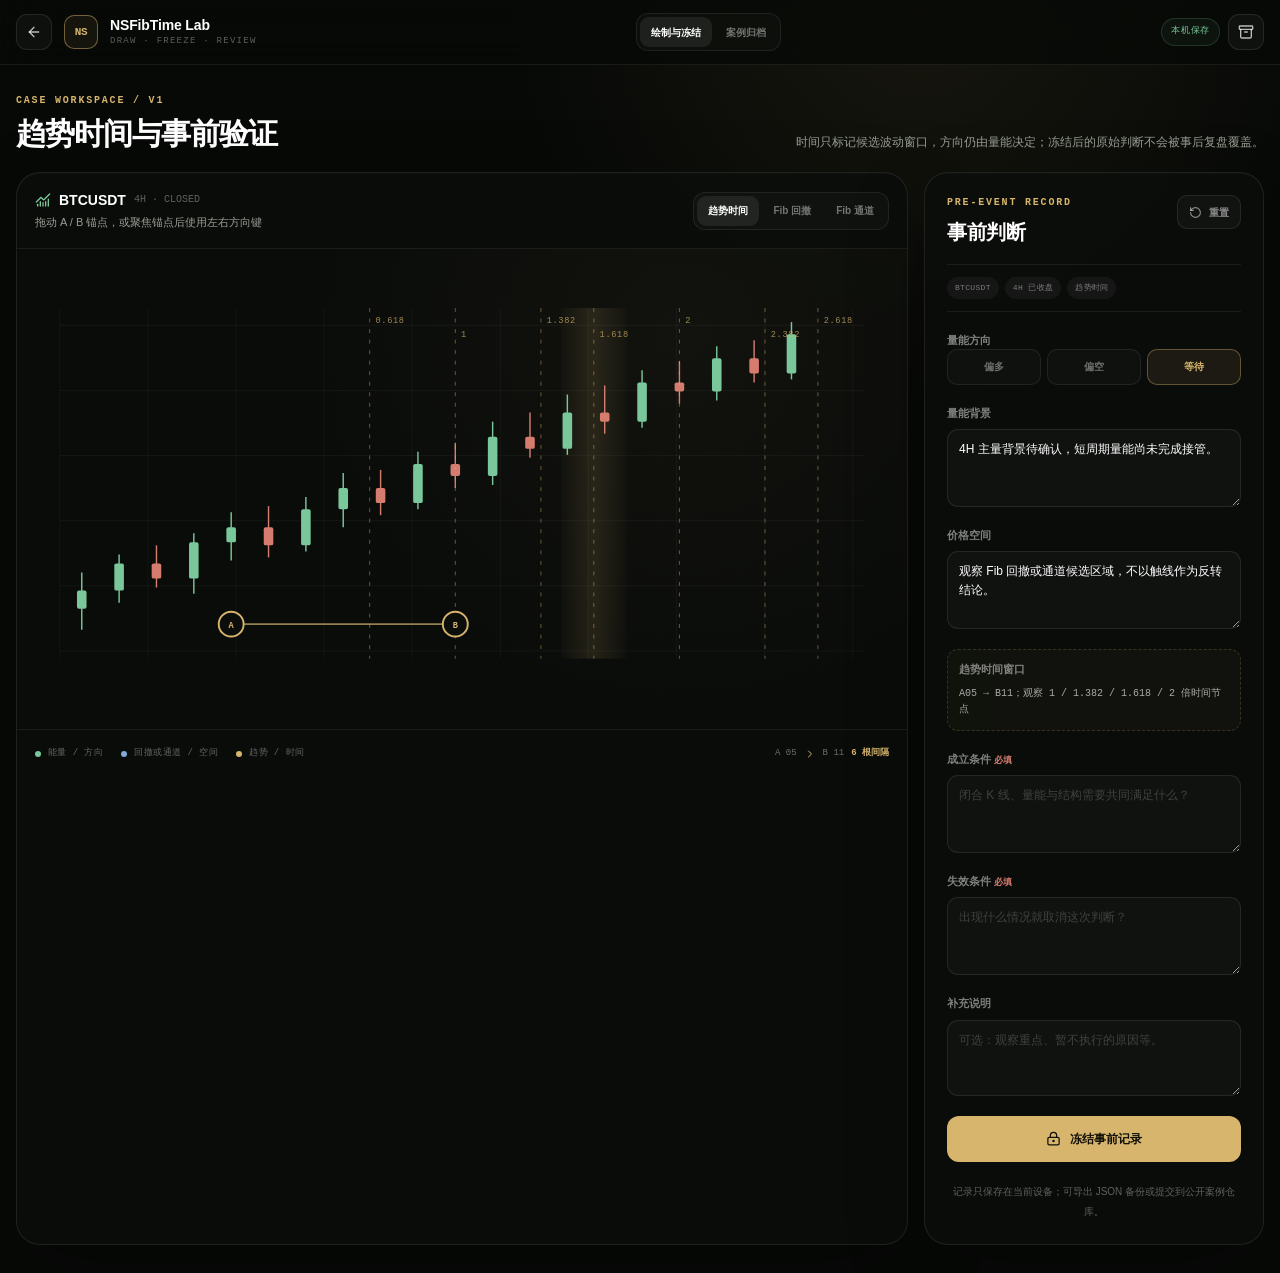
<file: lab/index.html>
<!doctype html>
<html lang="zh-CN">
  <head>
    <meta charset="utf-8" />
    <meta name="viewport" content="width=device-width, initial-scale=1" />
    <title>NSFibTime Lab｜趋势时间与案例验证工具｜NSFibTime</title>
    <meta name="description" content="绘制趋势时间与价格空间，冻结事前判断，并在行情结束后完成可追溯复盘。" />
    <meta name="robots" content="noindex, nofollow" />
    <meta name="generator" content="GitHub Pages" />
    <link rel="canonical" href="https://nsfibtime.github.io/lab/" />
    <link rel="icon" href="/favicon.svg" />
    <link rel="stylesheet" href="/styles.css" />
    <style>:root{--font-geist-sans:Inter,-apple-system,BlinkMacSystemFont,"Segoe UI",sans-serif;--font-geist-mono:"SFMono-Regular",Consolas,"Liberation Mono",monospace}</style>
  </head>
  <body class="antialiased">
    <div id="lab-root"></div>
    <script type="module" src="/lab/lab.js"></script>
  </body>
</html>
</file>
